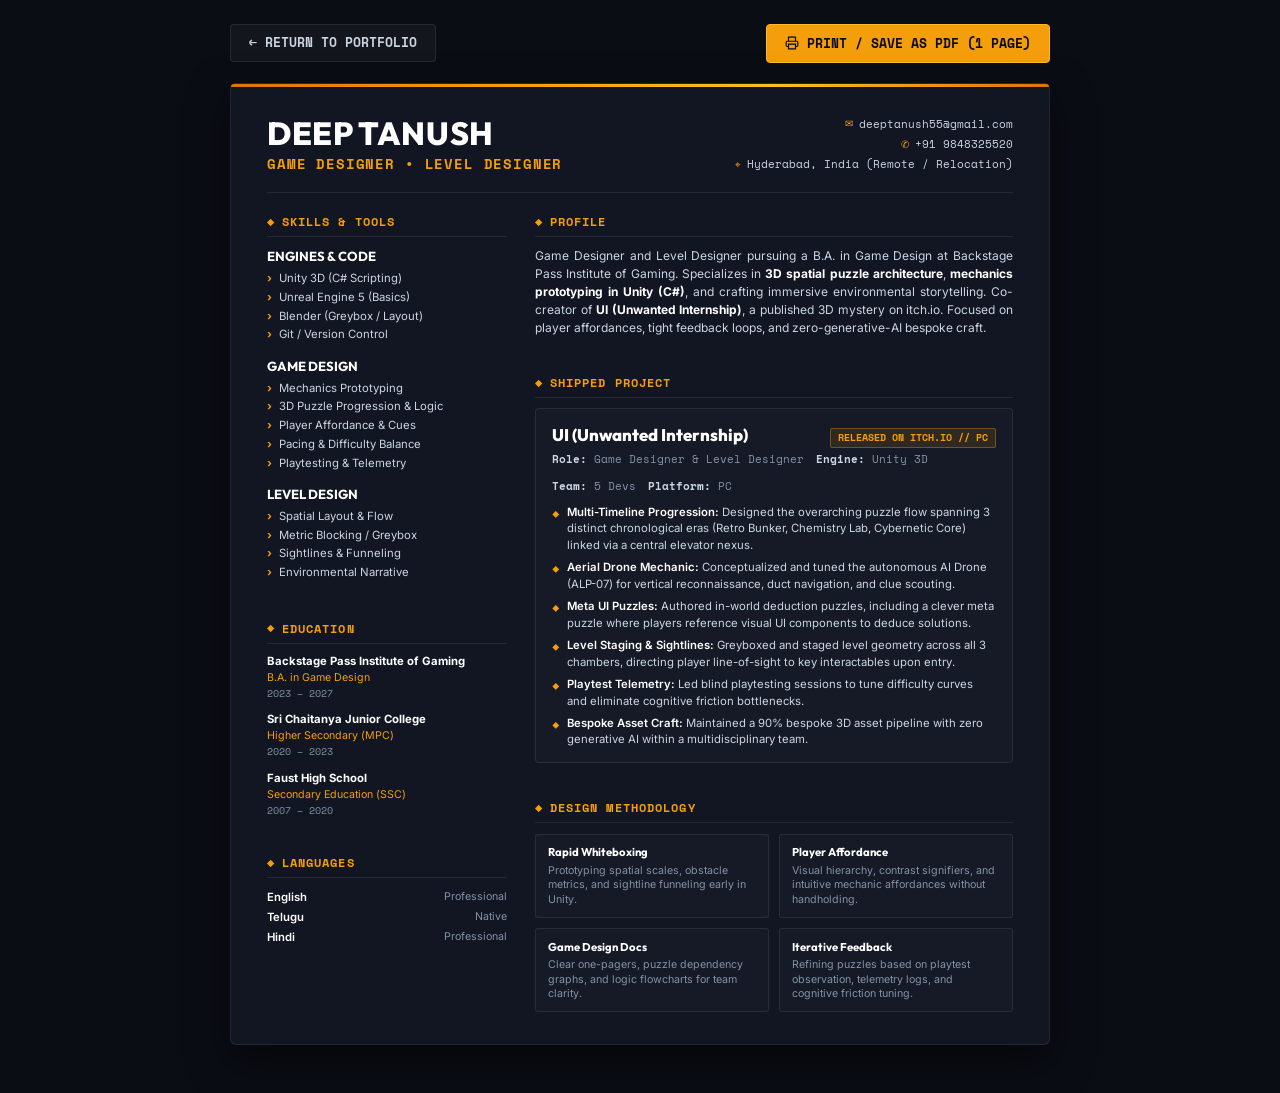
<file: resume.html>
<!DOCTYPE html>
<html lang="en">
<head>
  <meta charset="UTF-8">
  <meta name="viewport" content="width=device-width, initial-scale=1.0">
  <title>Deep Tanush — Game Designer & Level Designer Resume</title>
  <meta name="description" content="Resume of Deep Tanush, Game Designer & Level Designer specializing in 3D puzzle systems and Unity prototyping.">
  <link rel="preconnect" href="https://fonts.googleapis.com">
  <link rel="preconnect" href="https://fonts.gstatic.com" crossorigin>
  <link href="https://fonts.googleapis.com/css2?family=Inter:wght@400;500;600;700&family=Outfit:wght@600;700;800&family=Space+Mono:wght@400;700&display=swap" rel="stylesheet">
  
  <style>
    :root {
      --bg-page: #0a0d14;
      --bg-sheet: #111622;
      --border-line: rgba(255, 255, 255, 0.08);
      --border-accent: rgba(245, 158, 11, 0.35);
      --gold: #f59e0b;
      --gold-dark: #b45309;
      --text-head: #ffffff;
      --text-body: #cbd5e1;
      --text-muted: #8292a8;
      --font-head: 'Outfit', sans-serif;
      --font-body: 'Inter', -apple-system, BlinkMacSystemFont, sans-serif;
      --font-mono: 'Space Mono', monospace;
    }

    *, *::before, *::after {
      box-sizing: border-box;
      margin: 0;
      padding: 0;
    }

    body {
      background-color: var(--bg-page);
      color: var(--text-body);
      font-family: var(--font-body);
      font-size: 9.5pt;
      line-height: 1.45;
      min-height: 100vh;
      display: flex;
      flex-direction: column;
      align-items: center;
      padding: 1.5rem 1rem 3rem;
      -webkit-font-smoothing: antialiased;
    }

    /* Top Control Bar */
    .top-bar {
      width: 100%;
      max-width: 820px;
      margin-bottom: 1.25rem;
      display: flex;
      justify-content: space-between;
      align-items: center;
    }

    .btn {
      display: inline-flex;
      align-items: center;
      gap: 0.45rem;
      padding: 0.55rem 1.15rem;
      border-radius: 4px;
      font-family: var(--font-mono);
      font-size: 0.8rem;
      font-weight: 600;
      text-decoration: none;
      cursor: pointer;
      transition: all 0.15s ease;
    }

    .btn-back {
      background: rgba(255, 255, 255, 0.04);
      color: var(--text-body);
      border: 1px solid var(--border-line);
    }
    .btn-back:hover {
      background: rgba(255, 255, 255, 0.08);
      color: #fff;
    }

    .btn-print {
      background: var(--gold);
      color: #080a10;
      border: 1px solid #fbbf24;
      font-weight: 700;
    }
    .btn-print:hover {
      background: #fbbf24;
      box-shadow: 0 0 14px rgba(245, 158, 11, 0.4);
    }

    /* Single-Page Resume Sheet */
    .resume-sheet {
      width: 100%;
      max-width: 820px;
      background: var(--bg-sheet);
      border: 1px solid var(--border-line);
      border-radius: 6px;
      padding: 2rem 2.25rem;
      box-shadow: 0 16px 40px rgba(0, 0, 0, 0.5);
      position: relative;
    }

    .resume-sheet::before {
      content: '';
      position: absolute;
      top: 0;
      left: 0;
      right: 0;
      height: 3px;
      background: linear-gradient(90deg, #d97706, #f59e0b, #fbbf24, #d97706);
      border-top-left-radius: 6px;
      border-top-right-radius: 6px;
    }

    /* Clean Header */
    .header {
      border-bottom: 1px solid var(--border-line);
      padding-bottom: 1.1rem;
      margin-bottom: 1.25rem;
      display: flex;
      justify-content: space-between;
      align-items: flex-start;
      flex-wrap: wrap;
      gap: 0.75rem;
    }

    .header-main {
      flex: 1;
      min-width: 260px;
    }

    .name {
      font-family: var(--font-head);
      font-size: 2rem;
      font-weight: 800;
      letter-spacing: 0.02em;
      color: var(--text-head);
      line-height: 1.1;
      margin-bottom: 0.2rem;
    }

    .title-row {
      font-family: var(--font-mono);
      font-size: 0.88rem;
      color: var(--gold);
      font-weight: 700;
      letter-spacing: 0.06em;
      text-transform: uppercase;
    }

    .contact-grid {
      display: flex;
      flex-direction: column;
      align-items: flex-end;
      gap: 0.25rem;
      font-size: 8.5pt;
      color: var(--text-body);
      font-family: var(--font-mono);
    }

    .contact-line {
      display: flex;
      align-items: center;
      gap: 0.4rem;
    }

    .contact-line a {
      color: var(--text-body);
      text-decoration: none;
      transition: color 0.15s ease;
    }
    .contact-line a:hover {
      color: var(--gold);
      text-decoration: underline;
    }

    .contact-pip {
      color: var(--gold);
      font-size: 0.65rem;
    }

    /* Two-Column Grid Layout */
    .content-grid {
      display: grid;
      grid-template-columns: 240px 1fr;
      gap: 1.75rem;
    }

    /* Section Styling */
    .section {
      margin-bottom: 1.15rem;
    }
    .section:last-child {
      margin-bottom: 0;
    }

    .sec-title {
      font-family: var(--font-mono);
      font-size: 0.78rem;
      letter-spacing: 0.09em;
      color: var(--gold);
      text-transform: uppercase;
      font-weight: 700;
      display: flex;
      align-items: center;
      gap: 0.4rem;
      padding-bottom: 0.3rem;
      border-bottom: 1px solid var(--border-line);
      margin-bottom: 0.65rem;
    }

    .sec-title::before {
      content: '◆';
      font-size: 0.55rem;
    }

    /* Sidebar Column (Left) */
    .sidebar {
      display: flex;
      flex-direction: column;
      gap: 1.1rem;
    }

    .side-group {
      margin-bottom: 0.85rem;
    }
    .side-group:last-child {
      margin-bottom: 0;
    }

    .side-sub {
      font-family: var(--font-head);
      font-size: 0.82rem;
      font-weight: 700;
      color: var(--text-head);
      margin-bottom: 0.3rem;
    }

    .skill-pills {
      list-style: none;
    }

    .skill-pills li {
      font-size: 8.5pt;
      color: var(--text-body);
      line-height: 1.4;
      position: relative;
      padding-left: 0.75rem;
      margin-bottom: 0.18rem;
    }

    .skill-pills li::before {
      content: '›';
      position: absolute;
      left: 0;
      color: var(--gold);
      font-weight: 700;
    }

    .edu-entry {
      margin-bottom: 0.7rem;
    }
    .edu-entry:last-child {
      margin-bottom: 0;
    }

    .edu-school {
      font-weight: 700;
      font-size: 8.5pt;
      color: var(--text-head);
      line-height: 1.25;
    }

    .edu-degree {
      font-size: 8pt;
      color: var(--gold);
      margin: 0.1rem 0;
    }

    .edu-dates {
      font-family: var(--font-mono);
      font-size: 7.5pt;
      color: var(--text-muted);
    }

    .lang-item {
      display: flex;
      justify-content: space-between;
      font-size: 8.5pt;
      margin-bottom: 0.25rem;
      color: var(--text-body);
    }
    .lang-name {
      font-weight: 600;
      color: var(--text-head);
    }
    .lang-level {
      color: var(--text-muted);
      font-size: 8pt;
    }

    /* Main Column (Right) */
    .main-col {
      display: flex;
      flex-direction: column;
      gap: 1.15rem;
    }

    .summary-text {
      font-size: 9pt;
      color: var(--text-body);
      line-height: 1.5;
      text-align: justify;
    }
    .summary-text strong {
      color: var(--text-head);
    }

    /* Project Entry */
    .project-box {
      background: rgba(255, 255, 255, 0.02);
      border: 1px solid var(--border-line);
      border-radius: 4px;
      padding: 0.85rem 1rem;
    }

    .project-header {
      display: flex;
      justify-content: space-between;
      align-items: baseline;
      flex-wrap: wrap;
      gap: 0.4rem;
      margin-bottom: 0.2rem;
    }

    .project-title {
      font-family: var(--font-head);
      font-size: 1.05rem;
      font-weight: 800;
      color: var(--text-head);
    }

    .project-badge {
      font-family: var(--font-mono);
      font-size: 7.5pt;
      background: rgba(245, 158, 11, 0.12);
      border: 1px solid rgba(245, 158, 11, 0.35);
      color: var(--gold);
      padding: 0.12rem 0.45rem;
      border-radius: 2px;
      font-weight: 700;
    }

    .project-meta {
      font-family: var(--font-mono);
      font-size: 8pt;
      color: var(--text-muted);
      margin-bottom: 0.6rem;
      display: flex;
      gap: 0.75rem;
      flex-wrap: wrap;
    }
    .project-meta strong {
      color: var(--text-body);
    }

    .bullet-list {
      list-style: none;
    }

    .bullet-list li {
      font-size: 8.5pt;
      color: var(--text-body);
      line-height: 1.45;
      position: relative;
      padding-left: 0.95rem;
      margin-bottom: 0.38rem;
    }
    .bullet-list li:last-child {
      margin-bottom: 0;
    }

    .bullet-list li::before {
      content: '◆';
      position: absolute;
      left: 0;
      top: 0.35rem;
      font-size: 0.45rem;
      color: var(--gold);
    }

    .bullet-list strong {
      color: var(--text-head);
      font-weight: 600;
    }

    /* Design Strengths Grid */
    .strengths-grid {
      display: grid;
      grid-template-columns: repeat(2, 1fr);
      gap: 0.65rem;
    }

    .strength-item {
      background: rgba(255, 255, 255, 0.02);
      border: 1px solid var(--border-line);
      border-radius: 3px;
      padding: 0.6rem 0.75rem;
    }

    .strength-title {
      font-family: var(--font-head);
      font-size: 8.5pt;
      font-weight: 700;
      color: var(--text-head);
      margin-bottom: 0.2rem;
    }

    .strength-desc {
      font-size: 8pt;
      color: var(--text-muted);
      line-height: 1.35;
    }

    /* ==========================================================================
       STRICT SINGLE-PAGE PRINT STYLES
       ========================================================================== */
    @media print {
      @page {
        size: letter portrait;
        margin: 0.35in 0.45in;
      }

      body {
        background: #ffffff !important;
        color: #1f2937 !important;
        padding: 0 !important;
        display: block !important;
        font-size: 9pt !important;
        line-height: 1.35 !important;
      }

      .top-bar {
        display: none !important;
      }

      .resume-sheet {
        max-width: 100% !important;
        width: 100% !important;
        background: #ffffff !important;
        color: #1f2937 !important;
        border: none !important;
        box-shadow: none !important;
        padding: 0 !important;
        border-radius: 0 !important;
      }

      .resume-sheet::before {
        display: none !important;
      }

      .name {
        color: #0f172a !important;
        font-size: 1.85rem !important;
      }

      .title-row {
        color: var(--gold-dark) !important;
        font-size: 0.85rem !important;
      }

      .contact-grid {
        color: #334155 !important;
        font-size: 8pt !important;
      }
      .contact-line a {
        color: #334155 !important;
      }
      .contact-pip {
        color: var(--gold-dark) !important;
      }

      .sec-title {
        color: var(--gold-dark) !important;
        border-bottom-color: #cbd5e1 !important;
        font-size: 0.75rem !important;
        margin-bottom: 0.45rem !important;
        padding-bottom: 0.2rem !important;
      }
      .sec-title::before {
        color: var(--gold-dark) !important;
      }

      .side-sub, .edu-school, .lang-name, .project-title, .strength-title {
        color: #0f172a !important;
      }

      .skill-pills li, .lang-item, .summary-text, .bullet-list li {
        color: #334155 !important;
      }

      .skill-pills li::before, .bullet-list li::before {
        color: var(--gold-dark) !important;
      }

      .edu-degree {
        color: var(--gold-dark) !important;
      }

      .edu-dates, .lang-level, .project-meta, .strength-desc {
        color: #64748b !important;
      }

      .project-box, .strength-item {
        background: #f8fafc !important;
        border: 1px solid #e2e8f0 !important;
      }

      .project-badge {
        background: #fef3c7 !important;
        border-color: #fcd34d !important;
        color: #92400e !important;
      }

      .header {
        border-bottom-color: #cbd5e1 !important;
        padding-bottom: 0.75rem !important;
        margin-bottom: 0.85rem !important;
      }

      .bullet-list strong, .summary-text strong {
        color: #0f172a !important;
      }

      .content-grid {
        gap: 1.25rem !important;
        grid-template-columns: 215px 1fr !important;
      }

      .section {
        margin-bottom: 0.8rem !important;
      }

      .main-col {
        gap: 0.8rem !important;
      }

      .sidebar {
        gap: 0.75rem !important;
      }
    }

    @media (max-width: 768px) {
      .header {
        flex-direction: column;
      }
      .contact-grid {
        align-items: flex-start;
      }
      .content-grid {
        grid-template-columns: 1fr;
      }
      .resume-sheet {
        padding: 1.5rem 1.25rem;
      }
    }
  </style>
</head>
<body>

  <!-- Screen Action Bar -->
  <div class="top-bar">
    <a href="index.html" class="btn btn-back">
      <span>←</span>
      <span>RETURN TO PORTFOLIO</span>
    </a>
    <button onclick="window.print()" class="btn btn-print">
      <svg width="14" height="14" viewBox="0 0 24 24" fill="none" stroke="currentColor" stroke-width="2">
        <path d="M6 9V2h12v7M6 18H4a2 2 0 0 1-2-2v-5a2 2 0 0 1 2-2h16a2 2 0 0 1 2 2v5a2 2 0 0 1-2 2h-2M6 14h12v8H6z"/>
      </svg>
      <span>PRINT / SAVE AS PDF (1 PAGE)</span>
    </button>
  </div>

  <!-- Single-Page Resume Sheet -->
  <article class="resume-sheet">

    <!-- Header: Name, Title & Direct Contact -->
    <header class="header">
      <div class="header-main">
        <h1 class="name">DEEP TANUSH</h1>
        <div class="title-row">GAME DESIGNER • LEVEL DESIGNER</div>
      </div>
      <div class="contact-grid">
        <div class="contact-line">
          <span class="contact-pip">✉</span>
          <a href="mailto:deeptanush55@gmail.com">deeptanush55@gmail.com</a>
        </div>
        <div class="contact-line">
          <span class="contact-pip">✆</span>
          <a href="tel:+919848325520">+91 9848325520</a>
        </div>
        <div class="contact-line">
          <span class="contact-pip">⌖</span>
          <span>Hyderabad, India (Remote / Relocation)</span>
        </div>
      </div>
    </header>

    <!-- Two-Column Grid: Structured for Single-Page Scanability -->
    <div class="content-grid">

      <!-- LEFT SIDEBAR: Skills, Education, Languages -->
      <aside class="sidebar">

        <!-- Skills Section -->
        <div class="section">
          <h2 class="sec-title">SKILLS & TOOLS</h2>

          <div class="side-group">
            <h3 class="side-sub">ENGINES & CODE</h3>
            <ul class="skill-pills">
              <li>Unity 3D (C# Scripting)</li>
              <li>Unreal Engine 5 (Basics)</li>
              <li>Blender (Greybox / Layout)</li>
              <li>Git / Version Control</li>
            </ul>
          </div>

          <div class="side-group">
            <h3 class="side-sub">GAME DESIGN</h3>
            <ul class="skill-pills">
              <li>Mechanics Prototyping</li>
              <li>3D Puzzle Progression & Logic</li>
              <li>Player Affordance & Cues</li>
              <li>Pacing & Difficulty Balance</li>
              <li>Playtesting & Telemetry</li>
            </ul>
          </div>

          <div class="side-group">
            <h3 class="side-sub">LEVEL DESIGN</h3>
            <ul class="skill-pills">
              <li>Spatial Layout & Flow</li>
              <li>Metric Blocking / Greybox</li>
              <li>Sightlines & Funneling</li>
              <li>Environmental Narrative</li>
            </ul>
          </div>
        </div>

        <!-- Education Section -->
        <div class="section">
          <h2 class="sec-title">EDUCATION</h2>

          <div class="edu-entry">
            <div class="edu-school">Backstage Pass Institute of Gaming</div>
            <div class="edu-degree">B.A. in Game Design</div>
            <div class="edu-dates">2023 – 2027</div>
          </div>

          <div class="edu-entry">
            <div class="edu-school">Sri Chaitanya Junior College</div>
            <div class="edu-degree">Higher Secondary (MPC)</div>
            <div class="edu-dates">2020 – 2023</div>
          </div>

          <div class="edu-entry">
            <div class="edu-school">Faust High School</div>
            <div class="edu-degree">Secondary Education (SSC)</div>
            <div class="edu-dates">2007 – 2020</div>
          </div>
        </div>

        <!-- Languages Section -->
        <div class="section">
          <h2 class="sec-title">LANGUAGES</h2>
          <div class="lang-item">
            <span class="lang-name">English</span>
            <span class="lang-level">Professional</span>
          </div>
          <div class="lang-item">
            <span class="lang-name">Telugu</span>
            <span class="lang-level">Native</span>
          </div>
          <div class="lang-item">
            <span class="lang-name">Hindi</span>
            <span class="lang-level">Professional</span>
          </div>
        </div>

      </aside>

      <!-- RIGHT MAIN COLUMN: Profile, Shipped Project, Design Highlights -->
      <main class="main-col">

        <!-- Professional Summary -->
        <div class="section">
          <h2 class="sec-title">PROFILE</h2>
          <p class="summary-text">
            Game Designer and Level Designer pursuing a B.A. in Game Design at Backstage Pass Institute of Gaming. Specializes in <strong>3D spatial puzzle architecture</strong>, <strong>mechanics prototyping in Unity (C#)</strong>, and crafting immersive environmental storytelling. Co-creator of <strong>UI (Unwanted Internship)</strong>, a published 3D mystery on itch.io. Focused on player affordances, tight feedback loops, and zero-generative-AI bespoke craft.
          </p>
        </div>

        <!-- Featured Shipped Project -->
        <div class="section">
          <h2 class="sec-title">SHIPPED PROJECT</h2>
          
          <div class="project-box">
            <div class="project-header">
              <h3 class="project-title">UI (Unwanted Internship)</h3>
              <span class="project-badge">RELEASED ON ITCH.IO // PC</span>
            </div>
            
            <div class="project-meta">
              <span><strong>Role:</strong> Game Designer & Level Designer</span>
              <span><strong>Engine:</strong> Unity 3D</span>
              <span><strong>Team:</strong> 5 Devs</span>
              <span><strong>Platform:</strong> PC</span>
            </div>

            <ul class="bullet-list">
              <li><strong>Multi-Timeline Progression:</strong> Designed the overarching puzzle flow spanning 3 distinct chronological eras (Retro Bunker, Chemistry Lab, Cybernetic Core) linked via a central elevator nexus.</li>
              <li><strong>Aerial Drone Mechanic:</strong> Conceptualized and tuned the autonomous AI Drone (ALP-07) for vertical reconnaissance, duct navigation, and clue scouting.</li>
              <li><strong>Meta UI Puzzles:</strong> Authored in-world deduction puzzles, including a clever meta puzzle where players reference visual UI components to deduce solutions.</li>
              <li><strong>Level Staging & Sightlines:</strong> Greyboxed and staged level geometry across all 3 chambers, directing player line-of-sight to key interactables upon entry.</li>
              <li><strong>Playtest Telemetry:</strong> Led blind playtesting sessions to tune difficulty curves and eliminate cognitive friction bottlenecks.</li>
              <li><strong>Bespoke Asset Craft:</strong> Maintained a 90% bespoke 3D asset pipeline with zero generative AI within a multidisciplinary team.</li>
            </ul>
          </div>
        </div>

        <!-- Design Methodology & Strengths -->
        <div class="section">
          <h2 class="sec-title">DESIGN METHODOLOGY</h2>
          <div class="strengths-grid">
            <div class="strength-item">
              <h4 class="strength-title">Rapid Whiteboxing</h4>
              <p class="strength-desc">Prototyping spatial scales, obstacle metrics, and sightline funneling early in Unity.</p>
            </div>
            <div class="strength-item">
              <h4 class="strength-title">Player Affordance</h4>
              <p class="strength-desc">Visual hierarchy, contrast signifiers, and intuitive mechanic affordances without handholding.</p>
            </div>
            <div class="strength-item">
              <h4 class="strength-title">Game Design Docs</h4>
              <p class="strength-desc">Clear one-pagers, puzzle dependency graphs, and logic flowcharts for team clarity.</p>
            </div>
            <div class="strength-item">
              <h4 class="strength-title">Iterative Feedback</h4>
              <p class="strength-desc">Refining puzzles based on playtest observation, telemetry logs, and cognitive friction tuning.</p>
            </div>
          </div>
        </div>

      </main>

    </div>

  </article>

</body>
</html>
</file>
